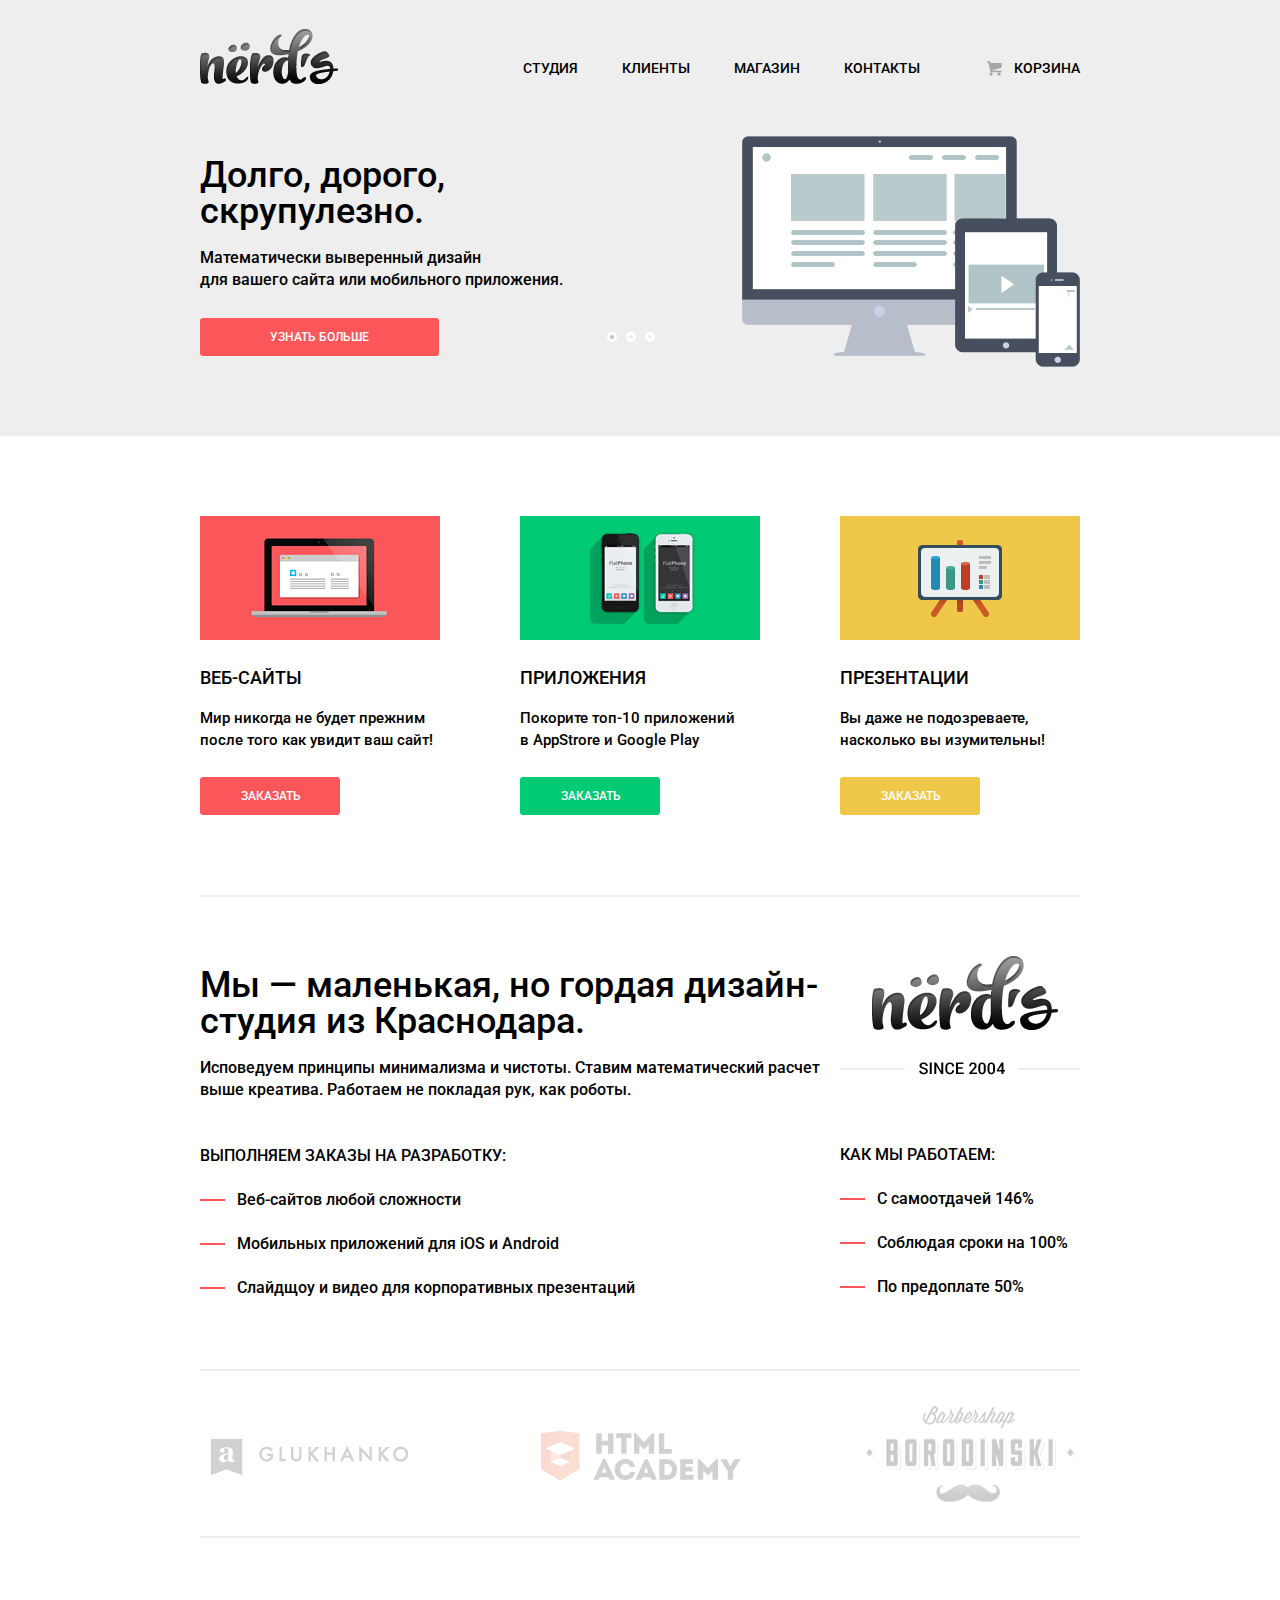
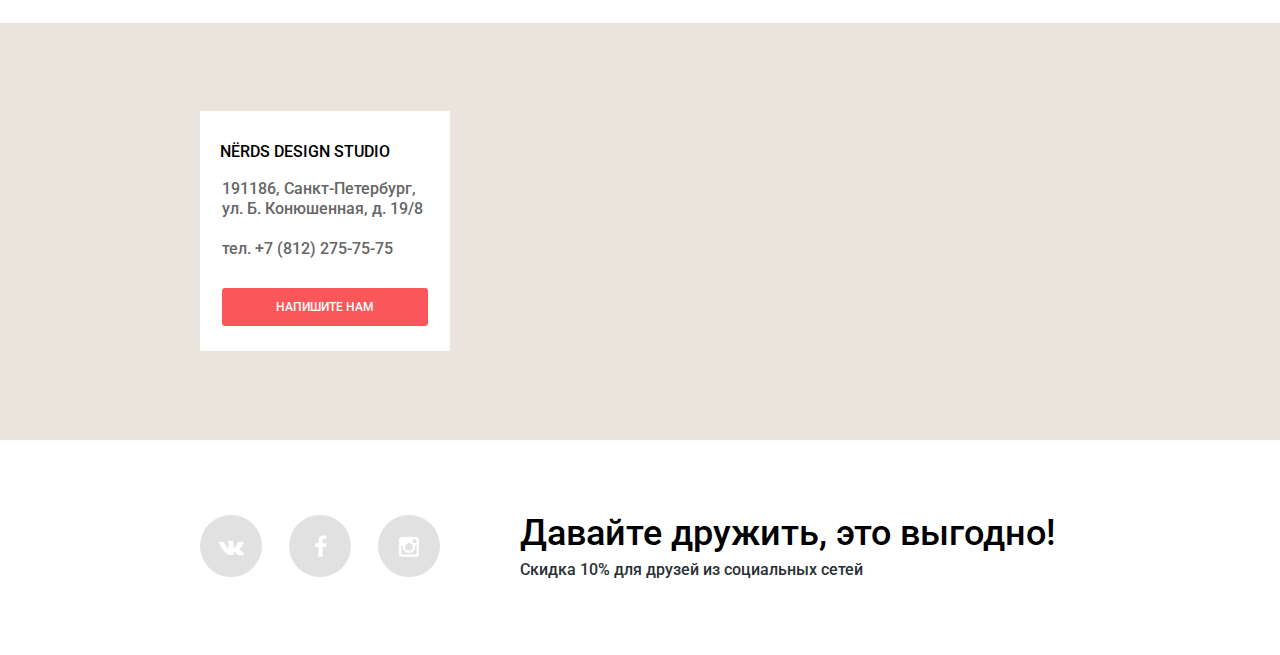
<file: index.html>
<!DOCTYPE html>
<html lang="ru">
<head>
  <meta charset="UTF-8">
  <title>NЁRDS</title>
  <link href="https://fonts.googleapis.com/css?family=Roboto:400,300,500,700&nbsp;subset=latin,cyrillic" rel="stylesheet" type="text/css">
  <link rel="stylesheet" type="text/css" href="css/normalize.css">
  <link rel="stylesheet" type="text/css" href="css/style.css">
</head>
<body>
  <header class="main-header">
    <div class="container  clearfix">

      <div class="main-header__top-wrapper  clearfix">
        <a class="main-logo" href="index.html">
          <img class="main-logo__img" src="img/main-logo.png" width="139" height="56" alt="Main-Logo">
        </a>
        <div class="main-cart">
          <div class="main-cart__wrap">
            <a class="main-cart__link  icon-basket" href="#">Корзина</a>
          </div>
        </div>
        <nav class="main-nav">
          <ul class="main-nav__list">
            <li class="main-nav__item"><a class="main-nav__link" href="#">Студия</a></li>
            <li class="main-nav__item"><a class="main-nav__link" href="#">Клиенты</a></li>
            <li class="main-nav__item"><a class="main-nav__link" href="catalog.html">Магазин</a></li>
            <li class="main-nav__item"><a class="main-nav__link" href="#">Контакты</a></li>
          </ul>
        </nav>
      </div>

      <div class="slider">
        <input type="radio" name="toggle" id="toggle-1" checked>
        <input type="radio" name="toggle" id="toggle-2">
        <input type="radio" name="toggle" id="toggle-3">
        <div class="slider__controls">
          <label class="slider__toggle" for="toggle-1"></label>
          <label class="slider__toggle" for="toggle-2"></label>
          <label class="slider__toggle" for="toggle-3"></label>
        </div>

        <div class="slider__slides">
          <div class="slider__slide slider__slide--1">
            <div class="slider__content  slider__content--1">
              <h2 class="slider__title">
                Долго, дорого,
                скрупулезно.
              </h2>
              <p class="slider__text">
                Математически выверенный дизайн
                для&nbsp;вашего&nbsp;сайта&nbsp;или&nbsp;мобильного&nbsp;приложения.
              </p>
              <a class="slider__btn btn" href="#">Узнать больше</a>
            </div>
          </div>

          <div class="slider__slide slider__slide--2">
            <div class="slider__content slider__content--2">
              <h2 class="slider__title">
                Любите ли вы математику,
                как любим ее мы?
              </h2>
              <p class="slider__text">
                Нашим дизайнерам мы удаляем нейроны, ответственные
                за креатив, чтобы дать им возможность все просчитать
              </p>
              <a class="slider__btn btn" href="catalog.html">Узнать больше</a>
            </div>
          </div>

          <div class="slider__slide slider__slide--3">
            <div class="slider__content slider__content--3">
              <h2 class="slider__title">
                Только наркотики,
                только хардкор!
              </h2>
              <p class="slider__text">
                Все дизайнерские решения в нашей компании принимаются только
                под воздействием качественных галлюциногенов
              </p>
              <a class="slider__btn btn" href="catalog.html">Узнать больше</a>
            </div>
          </div>
        </div>
      </div>

    </div>
  </header>

  <div class="main">
    <div class="main__container container">
      <div class="features-row">
        <div class="features__item features__item--bg-web">
          <div class="features__title">
            Веб-сайты
          </div>
          <p class="features__text">Мир никогда не будет прежним после того как увидит ваш сайт!</p>
          <a class="btn  features__btn  features__btn--web" href="#">Заказать</a>
        </div>
        <div class="features__item features__item--bg-app">
          <div class="features__title">
            Приложения
          </div>
          <p class="features__text  features__text--app">Покорите топ-10 приложений в AppStrore и Google Play</p>
          <a class="btn  features__btn  features__btn--app" href="#">Заказать</a>
        </div>
        <div class="features__item features__item--bg-presentation">
          <div class="features__title">
            Презентации
          </div>
          <p class="features__text">Вы даже не подозреваете, насколько вы изумительны!</p>
          <a class="btn  features__btn  features__btn--presentation" href="#">Заказать</a>
        </div>
      </div>
      <hr class="horizontal-line">
      <div class="about-us clearfix">
        <div class="about-us__column-left">
          <h2 class="about-us__title">Мы &#8212; маленькая, но гордая дизайн-студия из Краснодара.</h2>
          <p class="about-us__text">
            Исповедуем принципы минимализма и чистоты. Ставим математический
            расчет выше креатива. Работаем не покладая рук, как роботы.
          </p>
          <div class="about-us__title-small">
            Выполняем заказы на разработку:
          </div>
          <ul class="about-us__list">
            <li class="about-us__item">Веб-сайтов любой сложности</li>
            <li class="about-us__item">Мобильных приложений для iOS и Android</li>
            <li class="about-us__item">Слайдщоу и видео для корпоративных презентаций</li>
          </ul>
        </div>
        <div class="about-us__column-right">
          <a class="about-us__img-link" href="#"><img class="about-us__link" src="img/img_logo-since.png" height="119" width="240" alt="Nerds"></a>
          <div class="about-us__title-small">
            Как мы работаем:
          </div>
          <ul class="about-us__list">
            <li class="about-us__item">С самоотдачей 146%</li>
            <li class="about-us__item">Соблюдая сроки на 100%</li>
            <li class="about-us__item">По предоплате 50%</li>
          </ul>
        </div>
      </div>
      <hr class="horizontal-line">
      <div class="partners">
        <a class="partners__link" href="#"><img class="partners__img" src="img/img_partners-logo-glukhanko.png" width="198" height="37" alt="Glukhanko"></a>
        <a class="partners__link" href="#"><img class="partners__img" src="img/img_partners-logo-htmlacademy.png" width="199" height="50" alt="HtmlAcademy"></a>
        <a class="partners__link" href="#"><img class="partners__img" src="img/img_partners-logo-borodinski.png" width="209" height="116" alt="Borodinski"></a>
      </div>
      <hr class="horizontal-line">
    </div>
    <div class="map" href="#">
      <iframe class="map__frame" src="https://www.google.com/maps/embed?pb=!1m18!1m12!1m3!1d1998.59910436516!2d30.32089461619964!3d59.93879418187623!2m3!1f0!2f0!3f0!3m2!1i1024!2i768!4f13.1!3m3!1m2!1s0x4696310fca5ba729%3A0xea9c53d4493c879f!2z0JHQvtC70YzRiNCw0Y8g0JrQvtC90Y7RiNC10L3QvdCw0Y8g0YPQuy4sIDE5LCDQodCw0L3QutGCLdCf0LXRgtC10YDQsdGD0YDQsywgMTkxMTg2!5e0!3m2!1sru!2sru!4v1450033993390" frameborder="0" style="border:0" allowfullscreen></iframe>
      <div class="container">
        <div class="map__contact">
          <div class="map__title">
            NЁRDS DESIGN STUDIO
          </div>
          <p class="map__text">
            191186, Санкт-Петербург,
            ул. Б. Конюшенная, д. 19/8
          </p>
          <p class="map__text">тел. +7 (812) 275-75-75</p>
          <a class="btn  map__btn" href="#">Напишите нам</a>
        </div>
      </div>
    </div>
  </div>


  <footer class="main-footer">
    <div class="container clearfix">
      <div class="social">
        <a class="social__btn  social__btn--vk" href="#"><i class="icon-vk"></i></a>
        <a class="social__btn  social__btn--fb" href="#"><i class="icon-facebook"></i></a>
        <a class="social__btn  social__btn--inst" href="#"><i class="icon-instagramm"></i></a>
      </div>
      <div class="main-footer__content">
        <div class="main-footer__title">Давайте дружить, это выгодно!</div>
        <p class="main-footer__text">Скидка 10% для друзей из социальных сетей</p>
      </div>
    </div>
  </footer>

  <ariticle class="write-us">
    <div class="write-us__close"></div>
    <form class="write-us__form" action="/echo" method="post">
      <div class="write-us__items">
        <div class="write-us__item  write-us__item--name">
          <label for="name">Ваше имя:</label>
          <input type="text" name="name" id="name"  placeholder="Представьтесь, пожалуйста">
        </div>
        <div class="write-us__item  write-us__item--email">
          <label for="email">Ваш e-mail:</label>
          <input type="text" name="email" id="email"  placeholder="Для отправки ответа">
        </div>
        <div class="write-us__item  write-us__item--textarea">
          <label for="textarea">Текст письма:</label>
          <textarea id="textarea"  placeholder="В свободной форме"></textarea>
        </div>
      </div>
      <div class="write-us__buttons">
        <input class="btn  write-us__btn  write-us__btn--send" type="submit" name="send" id="send" value="Отправить">
        <input class="btn  write-us__btn  write-us__btn--reset" type="reset" name="reset" id="reset" value="Отмена">
      </div>
    </form>
  </ariticle>
</body>
</html>
</file>
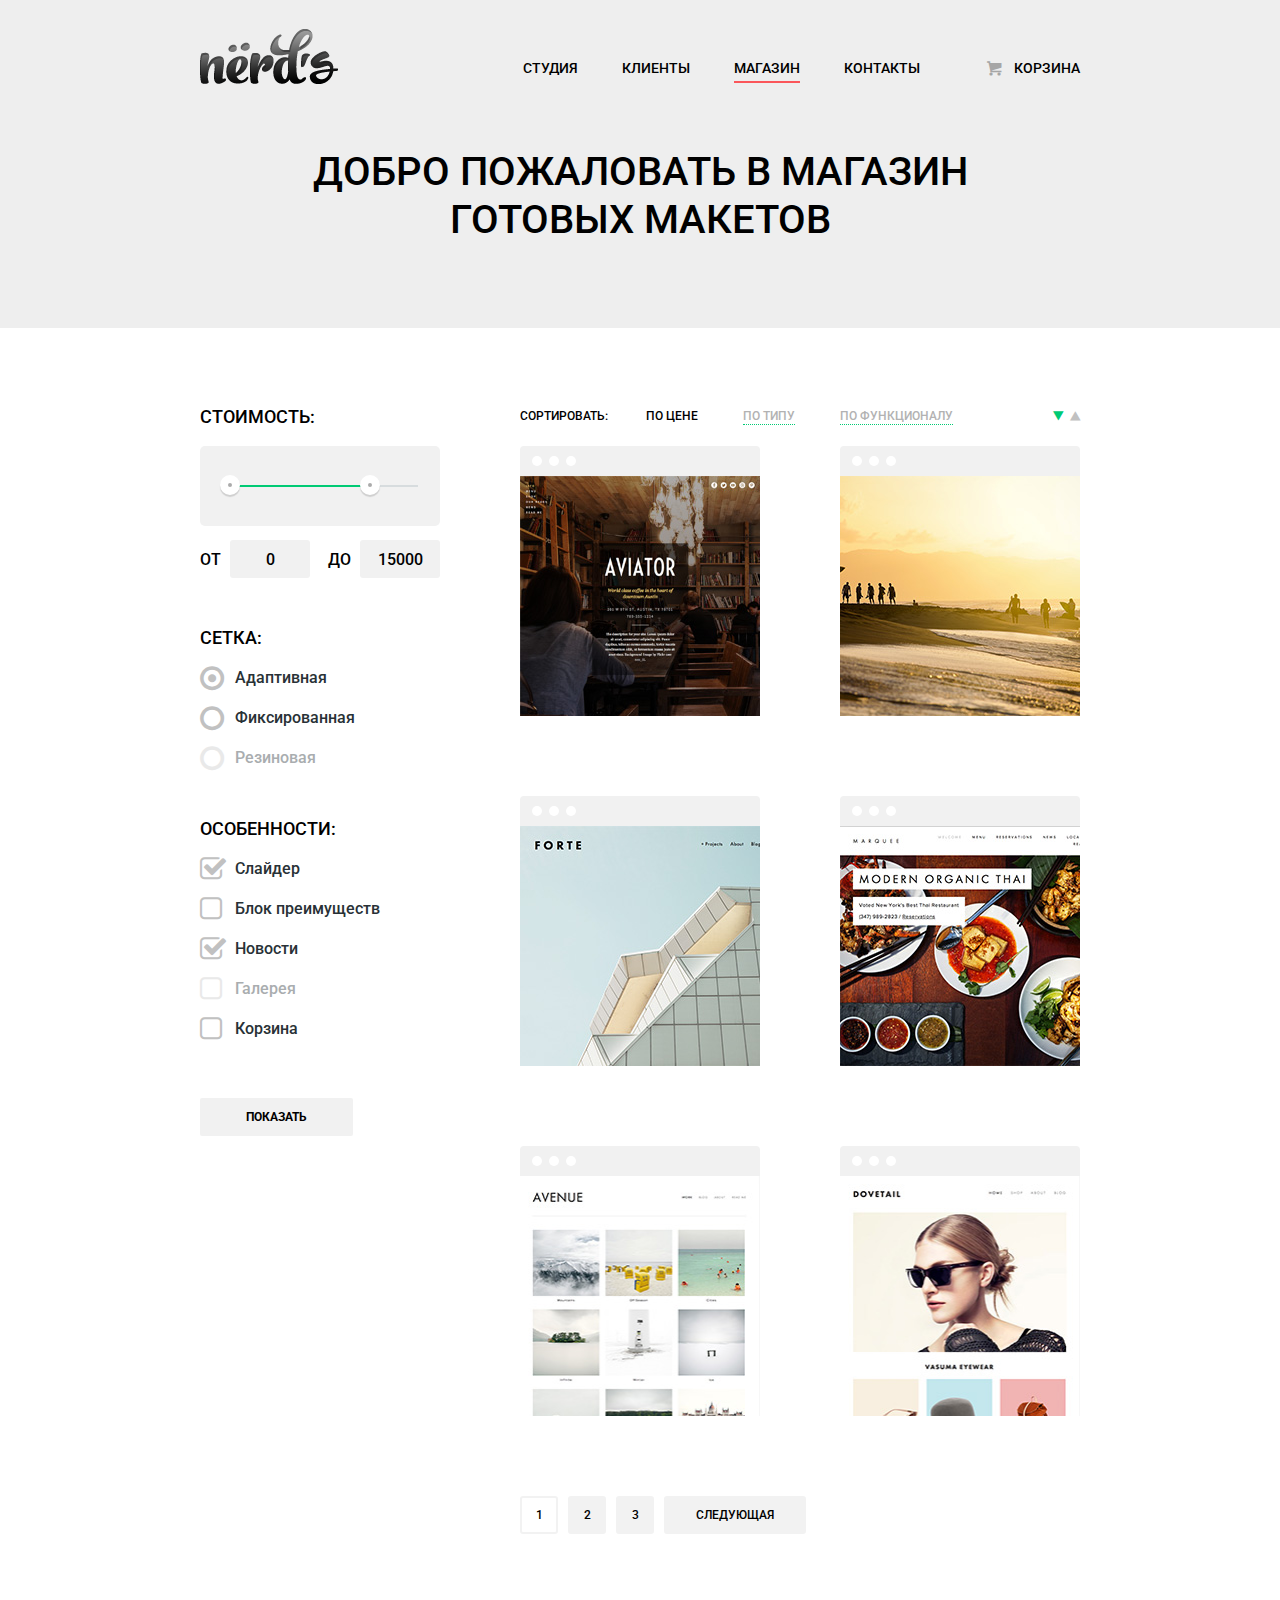
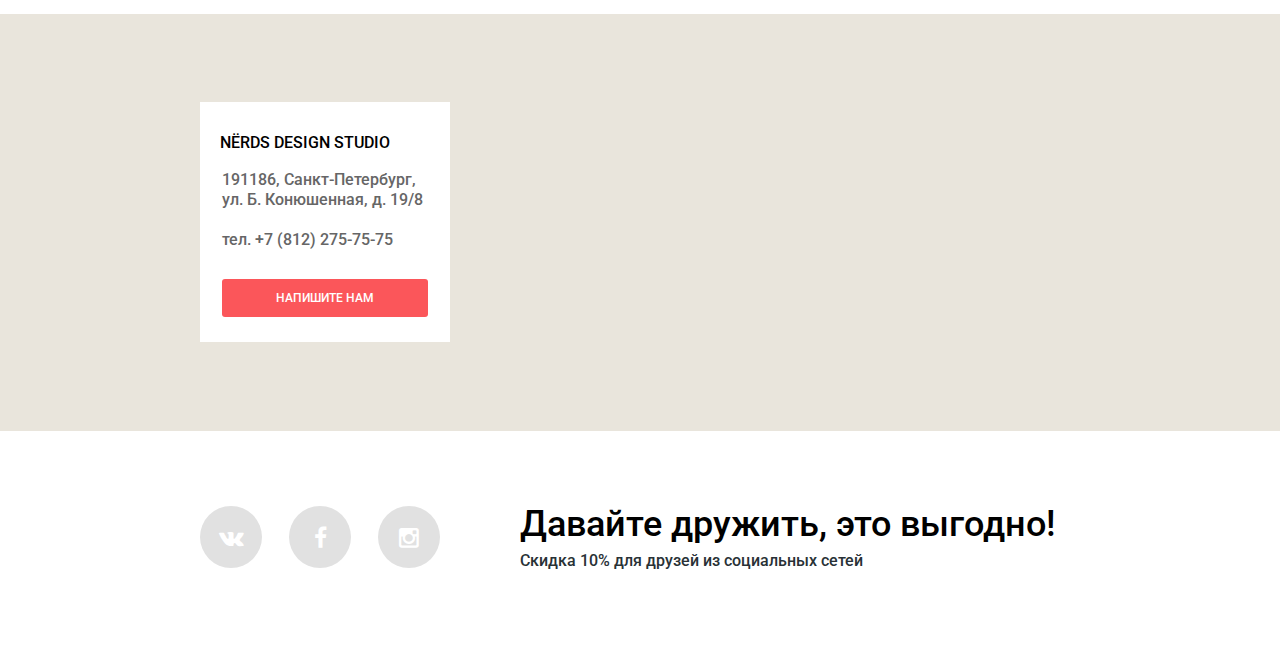
<file: catalog.html>
<!DOCTYPE html>
<html lang="ru">
<head>
  <meta charset="UTF-8">
  <title>NЁRDS</title>
  <link href="https://fonts.googleapis.com/css?family=Roboto:400,300,500,700&nbsp;subset=latin,cyrillic" rel="stylesheet" type="text/css">
  <link rel="stylesheet" type="text/css" href="css/normalize.css">
  <link rel="stylesheet" type="text/css" href="css/style.css">
</head>
<body>
  <header class="main-header">
    <div class="container  clearfix">

      <div class="main-header__top-wrapper  clearfix">
        <a class="main-logo" href="index.html">
          <img class="main-logo__img" src="img/main-logo.png" width="139" height="56" alt="Main-Logo">
        </a>
        <div class="main-cart">
          <div class="main-cart__wrap">
            <a class="main-cart__link  icon-basket" href="#">Корзина</a>
          </div>
        </div>
        <nav class="main-nav">
          <ul class="main-nav__list">
            <li class="main-nav__item"><a class="main-nav__link" href="#">Студия</a></li>
            <li class="main-nav__item"><a class="main-nav__link" href="#">Клиенты</a></li>
            <li class="main-nav__item  main-nav__item--active"><a class="main-nav__link" href="catalog.html">Магазин</a></li>
            <li class="main-nav__item"><a class="main-nav__link" href="#">Контакты</a></li>
          </ul>
        </nav>
      </div>
      <div class="main-header__title">Добро пожаловать в магазин готовых макетов</div>
    </div>
  </header>

  <div class="main">
    <div class="container">
      <div class="catalog clearfix">
        <div class="catalog__form">
          <form class="form" action="/echo" method="post">
            <div class="form__title">Стоимость:</div>
            <div class="range-filter">
              <div class="range-filter__controls">
                <div class="range-filter__scale"><div class="range-filter__bar"></div></div>
                <div class="range-filter__toggle  range-filter__toggle--min"></div>
                <div class="range-filter__toggle  range-filter__toggle--max"></div>
              </div>
              <div class="range-filter__price-controls  clearfix">
                <label for="price-control--min">от
                  <input class="range-filter__price-control  range-filter__price-control--min" id="price-control--min" type="text" placeholder="0"></label>
                  <label for="price-control--max">до
                    <input class="range-filter__price-control  range-filter__price-control--max" id="price-control--max" type="text" placeholder="15000"></label>
                  </div>
                </div>
                <div class="form__title">Сетка:</div>

                <ul class="form__list">
                  <li class="form__item">
                    <input class="form__item-input  form__item-input--circle" id="Adaptive" type="radio" name="radio" checked>
                    <label class="form__item-label" for="Adaptive">Адаптивная</label>
                  </li>

                  <li class="form__item">
                    <input class="form__item-input  form__item-input--circle" id="fixed" type="radio" name="radio">
                    <label class="form__item-label" for="fixed">Фиксированная</label>
                  </li>

                  <li class="form__item">
                    <input class="form__item-input  form__item-input--circle" id="rubber" type="radio" name="radio" disabled>
                    <label class="form__item-label" for="rubber">Резиновая</label>
                  </li>
                </ul>

                <div class="form__title">Особенности:</div>

                <ul class="form__list">
                  <li class="form__item">
                    <input class="form__item-input  form__item-input--square" id="slider" type="checkbox" name="features" checked>
                    <label class="form__item-label" for="slider">Слайдер</label>
                  </li>

                  <li class="form__item">
                    <input class="form__item-input  form__item-input--square" id="advantages" type="checkbox" name="features">
                    <label class="form__item-label" for="advantages">Блок преимуществ</label>
                  </li>

                  <li class="form__item">
                    <input class="form__item-input  form__item-input--square" id="news" type="checkbox" name="features" checked>
                    <label class="form__item-label" for="news">Новости</label>
                  </li>

                  <li class="form__item">
                    <input class="form__item-input  form__item-input--square" id="gallery" type="checkbox" name="features" disabled>
                    <label class="form__item-label" for="gallery">Галерея</label>
                  </li>

                  <li class="form__item">
                    <input class="form__item-input  form__item-input--square" id="cart" type="checkbox" name="features">
                    <label class="form__item-label" for="cart">Корзина</label>
                  </li>
                </ul>
                <input class="form__btn" type="submit" value="Показать">
              </form>
            </div>
            <div class="catalog__content">
              <div class="sorting clearfix">
                <div class="sorting__title">Сортировать:</div>
                <div class="sorting__items">
                  <a class="sorting__item  sorting__item--active" href="#">По цене</a>
                  <a class="sorting__item" href="#">По типу</a>
                  <a class="sorting__item" href="#">По функционалу</a>
                </div>
                <div class="sorting__swiches">
                  <a href="#" class="sorting__swich  sorting__swich--down sorting__swich--active"></a>
                  <a href="#" class="sorting__swich  sorting__swich--up"></a>
                </div>
              </div>
              <div class="catalog__items">
                <div class="item">
                  <div class="item__actions">
                    <div class="item__title">Aviator</div>
                    <div class="item__text">
                      Одностраничный макет
                      с авторским дизайном
                    </div>
                    <div class="btn item__btn">8000 Р.</div>
                  </div>
                  <div class="item__decoration"><i class="item__decoration-item"></i></div>
                  <a class="item__link" href="#"><img class="item__img" src="img/img_catalog-item-1.jpg" alt="" width="240" height="240" alt="catalog__image"></a>
                </div>

                <div class="item">
                  <div class="item__actions">
                    <div class="item__title">Sunset</div>
                    <div class="item__text">
                      Интернет-магазин
                      с&nbsp;личным&nbsp;кабинетом
                    </div>
                    <div class="btn item__btn">10000 Р.</div>
                  </div>
                  <div class="item__decoration"><i class="item__decoration-item"></i></div>
                  <a class="item__link" href="#"><img class="item__img" src="img/img_catalog-item-2.jpg" alt="" width="240" height="240" alt="catalog__image"></a>
                </div>

                <div class="item">
                  <div class="item__actions">
                    <div class="item__title">Sunset</div>
                    <div class="item__text">
                      Интернет-магазин
                      с&nbsp;личным&nbsp;кабинетом
                    </div>
                    <div class="btn item__btn">10000 Р.</div>
                  </div>
                  <div class="item__decoration"><i class="item__decoration-item"></i></div>
                  <a class="item__link" href="#"><img class="item__img" src="img/img_catalog-item-3.jpg" alt="" width="240" height="240" alt="catalog__image"></a>
                </div>

                <div class="item">
                  <div class="item__actions">
                    <div class="item__title">Sunset</div>
                    <div class="item__text">
                      Интернет-магазин
                      с&nbsp;личным&nbsp;кабинетом
                    </div>
                    <div class="btn item__btn">10000 Р.</div>
                  </div>
                  <div class="item__decoration"><i class="item__decoration-item"></i></div>
                  <a class="item__link" href="#"><img class="item__img" src="img/img_catalog-item-4.jpg" alt="" width="240" height="240" alt="catalog__image"></a>
                </div>

                <div class="item">
                  <div class="item__actions">
                    <div class="item__title">Sunset</div>
                    <div class="item__text">
                      Интернет-магазин
                      с&nbsp;личным&nbsp;кабинетом
                    </div>
                    <div class="btn item__btn">10000 Р.</div>
                  </div>
                  <div class="item__decoration"><i class="item__decoration-item"></i></div>
                  <a class="item__link" href="#"><img class="item__img" src="img/img_catalog-item-5.jpg" alt="" width="240" height="240" alt="catalog__image"></a>
                </div>

                <div class="item">
                  <div class="item__actions">
                    <div class="item__title">Sunset</div>
                    <div class="item__text">
                      Интернет-магазин
                      с&nbsp;личным&nbsp;кабинетом
                    </div>
                    <div class="btn item__btn">10000 Р.</div>
                  </div>
                  <div class="item__decoration"><i class="item__decoration-item"></i></div>
                  <a class="item__link" href="#"><img class="item__img" src="img/img_catalog-item-6.jpg" alt="" width="240" height="240" alt="catalog__image"></a>
                </div>
              </div>
              <ul class="pagination">
              <li class="pagination__item  pagination__item--active"><a class="pagination__link" href="#">1</a></li>
                <li class="pagination__item"><a class="pagination__link" href="#">2</a></li>
                <li class="pagination__item"><a class="pagination__link" href="#">3</a></li>
                <li class="pagination__item"><a class="pagination__link" href="#"><span class="pagination__text">Следующая</span></a></li>
              </ul>
            </div>
          </div>
        </div>
        <div class="map" href="#">
          <iframe class="map__frame" src="https://www.google.com/maps/embed?pb=!1m18!1m12!1m3!1d1998.59910436516!2d30.32089461619964!3d59.93879418187623!2m3!1f0!2f0!3f0!3m2!1i1024!2i768!4f13.1!3m3!1m2!1s0x4696310fca5ba729%3A0xea9c53d4493c879f!2z0JHQvtC70YzRiNCw0Y8g0JrQvtC90Y7RiNC10L3QvdCw0Y8g0YPQuy4sIDE5LCDQodCw0L3QutGCLdCf0LXRgtC10YDQsdGD0YDQsywgMTkxMTg2!5e0!3m2!1sru!2sru!4v1450033993390" frameborder="0" style="border:0" allowfullscreen></iframe>
          <div class="container">
            <div class="map__contact">
              <div class="map__title">
                NЁRDS DESIGN STUDIO
              </div>
              <p class="map__text">
                191186, Санкт-Петербург,
                ул. Б. Конюшенная, д. 19/8
              </p>
              <p class="map__text">тел. +7 (812) 275-75-75</p>
              <a class="btn  map__btn" href="#">Напишите нам</a>
            </div>
          </div>
        </div>
      </div>


      <footer class="main-footer">
        <div class="container clearfix">
          <div class="social">
            <a class="social__btn  social__btn--vk" href="#"><i class="icon-vk"></i></a>
            <a class="social__btn  social__btn--fb" href="#"><i class="icon-facebook"></i></a>
            <a class="social__btn  social__btn--inst" href="#"><i class="icon-instagramm"></i></a>
          </div>
          <div class="main-footer__content">
            <div class="main-footer__title">Давайте дружить, это выгодно!</div>
            <p class="main-footer__text">Скидка 10% для друзей из социальных сетей</p>
          </div>
        </div>
      </footer>

      <ariticle class="write-us">
        <div class="write-us__close"></div>
        <form class="write-us__form" action="/echo" method="post">
          <div class="write-us__items">
            <div class="write-us__item  write-us__item--name">
              <label for="name">Ваше имя:</label>
              <input type="text" name="name" id="name"  placeholder="Представьтесь, пожалуйста">
            </div>
            <div class="write-us__item  write-us__item--email">
              <label for="email">Ваш e-mail:</label>
              <input type="text" name="email" id="email"  placeholder="Для отправки ответа">
            </div>
            <div class="write-us__item  write-us__item--textarea">
              <label for="textarea">Текст письма:</label>
              <textarea id="textarea"  placeholder="В свободной форме"></textarea>
            </div>
          </div>
          <div class="write-us__buttons">
            <input class="btn  write-us__btn  write-us__btn--send" type="submit" name="send" id="send" value="Отправить">
            <input class="btn  write-us__btn  write-us__btn--reset" type="reset" name="reset" id="reset" value="Отмена">
          </div>
        </form>
      </ariticle>

    </body>
    </html>
</file>
<file: css/style.css>
@charset "UTF-8";

@font-face {
  font-family: "symbols-nerds";
  src: url("../font/symbols-nerds.eot?27841936");
  src: url("../font/symbols-nerds.eot?27841936#iefix") format("embedded-opentype"),
  url("../font/symbols-nerds.woff?27841936") format("woff"),
  url("../font/symbols-nerds.ttf?27841936") format("truetype"),
  url("../font/symbols-nerds.svg?27841936#symbols-nerds") format("svg");
  font-weight: normal;
  font-style: normal;
}
/* Chrome hack: SVG is rendered more smooth in Windozze. 100% magic, uncomment if you need it. */
/* Note, that will break hinting! In other OS-es font will be not as sharp as it could be */
/*
@media screen and (-webkit-min-device-pixel-ratio:0) {
  @font-face {
    font-family: "symbols-nerds";
    src: url("../font/symbols-nerds.svg?27841936#symbols-nerds") format("svg");
  }
}
*/

[class^="icon-"]::before, [class*=" icon-"]::before {
  font-family: "symbols-nerds";
  font-style: normal;
  font-weight: normal;
  speak: none;

  display: inline-block;
  text-decoration: inherit;
  /*width: 1em;*/
  /*margin-right: .2em;*/
  text-align: center;
  /* opacity: .8; */

  /* For safety - reset parent styles, that can break glyph codes*/
  font-variant: normal;
  text-transform: none;

  /* fix buttons height, for twitter bootstrap */
  line-height: 1em;

  /* Animation center compensation - margins should be symmetric */
  /* remove if not needed */
  /*margin-left: .2em;*/

  /* you can be more comfortable with increased icons size */
  /* font-size: 120%; */

  /* Uncomment for 3D effect */
  /* text-shadow: 1px 1px 1px rgba(127, 127, 127, 0.3); */
}

.icon-basket::before { content: "\62"; } /* "b" */
.icon-facebook::before { content: "\66"; } /* "f" */
.icon-twitter::before { content: "\74"; } /* "t" */
.icon-vk::before { content: "\76"; } /* "v" */
.icon-up-dir::before { content: "\25b2"; } /* "▲" */
.icon-down-dir::before { content: "\25bc"; } /* "▼" */
.icon-circle::before { content: "\25cb"; } /* "○" */
.icon-circle-dot::before { content: "\25cf"; } /* "●" */
.icon-check-off::before { content: "\2610"; } /* "☐" */
.icon-check-on::before { content: "\2611"; } /* "☑" */
.icon-instagramm::before { content: "📷"; } /* "\1f4f7" */



html {
  -webkit-box-sizing: border-box;
  -moz-box-sizing: border-box;
  box-sizing: border-box;
}
*,
*::before,
*::after {
  -webkit-box-sizing: inherit;
  -moz-box-sizing: inherit;
  box-sizing: inherit;
}
body {
  min-width: 900px;
  margin: 0;
  padding: 0;
  font-family: "Roboto", "Arial", "sans-serif";
  font-size: 16px;
  font-style: normal;
  font-weight: 500;
  line-height: 22px;
  color: #000;
  background-color: #fff;
}
h1 {
  margin: 0;
  font-family: "Roboto", "Arial", "sans-serif";
  font-size: 30px;
  font-style: normal;
  line-height: 1.4;
  color: #000;
}
h2 {
  margin: 0;
  font-family: "Roboto", "Arial", "sans-serif";
  font-size: 22px;
  font-style: normal;
  line-height: 1.4;
  color: #000;
}
p {
  margin: 0;
  padding: 0;
}
.clearfix:after {
  content: "";
  display: table;
  clear: both;
}
.container {
  position: relative;
  z-index: 5;
  width: 900px;
  min-height: 20px;
  margin: 0 auto;
  padding-right: 10px;
  padding-left: 10px;
  /*outline: 1px solid green;*/
}
.main-header {
  min-height: 328px;
  margin-bottom: 80px;
  padding-top: 28px;
  background-color: #eee;
}
.main-header__top-wrapper {
  position: relative;
  margin-bottom: 36px;
}
.main-logo {
  float: left;
}
.main-logo__img {
  width: 139px;
  height: 56px;
}
.main-nav {
  float: right;
  margin-top: 25px;
}
.main-nav__list {
  list-style: none;
  font-size: 0;
}
.main-nav__item {
  display: inline-block;
  vertical-align: top;
  height: 30px;
  margin-right: 44px;
  font-size: 14px;
  line-height: 30px;
  text-transform: uppercase;
  font-weight: 500;
}
.main-nav__link {
  color: #000;
  text-decoration: none;
}
.main-nav__link:hover {
  color: #fb565a;
}
.main-nav__link:active {
  color: #8f8f8f;
}
.main-nav__item:last-child {
  margin-right: 0;
}
.main-cart {
  position: relative;
  float: right;
  width: 160px;
  margin-top: 25px;
  text-align: right;
  font-size: 14px;
  line-height: 30px;
  font-weight: 500;
  text-transform: uppercase;
}
.main-cart__wrap {
  display: inline-block;
  width: 96px;
}
.main-cart__wrap--active {
  border-bottom: 2px solid #fb565a;
}
.main-cart__link {
  color: #000;
  text-decoration: none;
}
.icon-basket::before {
  position: absolute;
  top: 50%;
  right: 79px;
  transform: translateY(-50%);
  font-size: 16px;
  color: #a6a6a6;
}
.main-cart__link:hover,
.main-cart__link:hover.icon-basket::before {
  color: #fb565a;
}
.main-cart__link:active {
  color: #8f8f8f;
}
.main-cart__link:active.icon-basket::before {
  color: #cbcbcb;
}
.main-nav__item--active {
  border-bottom: 2px solid #fb565a;
}

.slider {
  position: relative;
  min-height: 310px;
}
.slider input[type="radio"] {
  display: none;
}
.slider__slide:not(:first-child) {
  display: none;
}
.slider__controls {
  position: absolute;
  bottom: 83px;
  left: 49%;
  font-size: 0;
  transform: translateX(-50%);
}

.slider__toggle {
  display: inline-block;
  width: 10px;
  height: 10px;
  margin-right: 9px;
  border: 3px solid #fff;
  border-radius: 50%;
  cursor: pointer;
}
#toggle-1:checked ~ .slider__controls label[for="toggle-1"],
#toggle-2:checked ~ .slider__controls label[for="toggle-2"],
#toggle-3:checked ~ .slider__controls label[for="toggle-3"] {
  background-color: #c1c1c1;
}
.slider__toggle:last-child {
  margin-right: 0;
}
.slider__slides {
  width: 880px;
  height: 310px;
}
.slider__slide {
  display: none;
  padding-top: 31px;
  height: 310px;
  background-position: right bottom;
  background-repeat: no-repeat;
}
.slider__content {
  width: 360px;
  font-size: 16px;
  line-height: 22px;
  font-weight: 500;
}
.slider__content--2 {
  width: 500px;
}
.slider__content--3 {
  width: 510px;
}
.slider__title {
  margin-bottom: 18px;
  font-size: 36px;
  line-height: 36px;
  font-weight: 500;
}
.slider__text {
  margin-bottom: 27px;
}
.btn {
  display: inline-block;
  height: 38px;
  padding-top: 10px;
  padding-left: 41px;
  padding-right: 39px;
  border-radius: 3px;
  font-size: 12px;
  line-height: 18px;
  text-transform: uppercase;
  color: #fff;
  text-decoration: none;
  background-color: #fb565a;
  cursor: pointer;
}
.btn:hover {
  background-color: #d6494d;
}
.btn:active {
  background-color: #b63538;
  border-top: 3px solid #9b2d30;
  padding-top: 7px;
}
.slider__btn {
  padding-left: 70px;
  padding-right: 70px;
}
.slider__btn:hover {
  background-color: #d6494d;
}
.slider__btn:active {
  background-color: #b63538;
  border-top: 3px solid #9b2d30;
  padding-top: 7px;
}
#toggle-1:checked ~ .slider__slides .slider__slide--1 {
  display: block;
}
#toggle-2:checked ~ .slider__slides .slider__slide--2 {
  display: block;
}
#toggle-3:checked ~ .slider__slides .slider__slide--3 {
  display: block;
}
.slider__slide--1 {
  background-image: url(../img/bg_slide-1.png);
  background-position: right bottom 69px;
}
.slider__slide--2 {
  background-image: url(../img/bg_slide-2.png);
  background-position: right bottom 47px;
}
.slider__slide--3 {
  background-image: url(../img/bg_slide-3.png);
}

.main__container {
  margin-bottom: 85px;
}
.features-row {
  font-size: 0;
}
.features__item {
  display: inline-block;
  width: 240px;
  min-height: 300px;
  margin-right: 80px;
  margin-bottom: 79px;
  padding-top: 147px;
  font-size: 15px;
  background-repeat: no-repeat;
  background-position: 0 0;
  vertical-align: top;
}
.features__item--bg-web {
  background-image: url(../img/bg_advertising-image-1.png);
}
.features__item--bg-app {
  background-image: url(../img/bg_advertising-image-2.png);
}
.features__item--bg-presentation {
  background-image: url(../img/bg_advertising-image-3.png);
}
.features__item:nth-child(3n) {
  margin-right: 0;
}
.features__title {
  margin-bottom: 14px;
  font-size: 18px;
  line-height: 30px;
  text-transform: uppercase;
  font-weight: 500;
}
.features__text {
  margin-bottom: 26px;
  font-size: 15px;
  line-height: 22px;
  font-weight: 500;
}
.features__text--app {
  width: 220px;
}
.features__btn--web:hover {
  background-color: #d6494d;
}
.features__btn--web:active {
  background-color: #b63538;
  border-top: 3px solid #9b2d30;
  padding-top: 7px;
}
.features__btn--app {
  background-color: #00ca74;
}
.features__btn--app:hover {
  background-color: #01a25e;
}
.features__btn--app:active {
  background-color: #009053;
  border-top: 3px solid #007b47;
  padding-top: 7px;
}
.features__btn--presentation {
  background-color: #efc84a;
}
.features__btn--presentation:hover {
  background-color: #d6ae2c;
}
.features__btn--presentation:active {
  background-color: #c09b24;
  border-top: 3px solid #a3841f;
  padding-top: 7px;
}

.horizontal-line {
  display: block;
  height: 2px;
  margin: 0;
  margin-bottom: 35px;
  color: #eee;
  border: none;
  background-color: #eee;
}
.about-us {
  margin-top: 70px;
  margin-bottom: 48px;
}
.about-us__column-left {
  float: left;
  width: 620px;
  margin-right: 20px;
}
.about-us__title {
  margin-bottom: 18px;
  font-size: 36px;
  line-height: 36px;
  font-weight: 500;
}
.about-us__text {
  margin-bottom: 44px;
  font-size: 16px;
  line-height: 22px;
  font-weight: 500;
}
.about-us__title-small {
  margin-bottom: 22px;
  font-size: 16px;
  line-height: 22px;
  font-weight: 500;
  text-transform: uppercase;
}
.about-us__list {
  list-style: none;
  padding: 0;
  margin: 0;
}
.about-us__item {
  position: relative;
  margin-bottom: 22px;
  padding-left: 37px;
}
.about-us__item::before {
  content: "";
  position: absolute;
  top: 50%;
  left: 0;
  display: block;
  width: 25px;
  height: 2px;
  background-color: #fb565a;
  -webkit-transform: translateY(-50%);
  -ms-transform: translateY(-50%);
  -o-transform: translateY(-50%);
  transform: translateY(-50%);
}

.about-us__column-right {
  position: relative;
  float: right;
  width: 240px;
}
.about-us__img-link {
  position: relative;
  top: -11px;
  display: block;
  margin-bottom: 52px;
}


.partners {
  font-size: 0;
  margin-bottom: 30px;
}
.partners__link {
  position: relative;
  display: inline-block;
  overflow: hidden;
  width: 220px;
  height: 100px;
  margin-right: 110px;
  vertical-align: top;
  opacity: 0.2;
  -webkit-transition: opacity 0.35s ease-in-out;
  -o-transition: opacity 0.35s ease-in-out;
  transition: opacity 0.35s ease-in-out;
}
.partners__link:hover {
  opacity: 1;
}
.partners__link:active {
  opacity: 1;
}
.partners__link:nth-child(3n) {
  margin-right: 0;
}
.partners__img {
  position: absolute;
  top: 0;
  right: 0;
  bottom: 0;
  left: 0;
  display: block;
  max-width: 100%;
  max-height: 100%;
  margin: auto;
}
.map {
  position: relative;
  display: block;
  height: 417px;
  background-color: #e9e5dc;
}
.map__frame {
  position: absolute;
  width: 100%;
  height: 100%;
}
.map__contact {
  position: absolute;
  top: 88px;
  left: 10px;
  width: 250px;
  height: 240px;
  padding-left: 20px;
  padding-top: 26px;
  background-color: #fff;
}
.map__title {
  margin-bottom: 12px;
  font-size: 16px;
  line-height: 30px;
  font-weight: 500;
}
.map__text {
  width: 205px;
  margin-bottom: 20px;
  padding-left: 2px;
  font-size: 16px;
  line-height: 20px;
  font-weight: 500;
  color: #666;
}
.map__btn {
  position: absolute;
  bottom: 25px;
  left: 22px;
  padding-left: 54px;
  padding-right: 54px;
}



.main-footer {
  height: 215px;
  padding-top: 75px;
}
.social {
  float: left;
  width: 240px;
  height: 62px;
  font-size: 0;
}
.social__btn {
  position: relative;
  display: inline-block;
  width: 62px;
  height: 62px;
  margin-right: 27px;
  border-radius: 50%;
  font-size: 23px;
  color: #fff;
  background-color: #e1e1e1;
}
.social__btn:hover {
  background-color: #fb565a;
}
.social__btn:active {
  background-color: #d6494d;
}
.social__btn:last-child {
  margin-right: 0;
}
.icon-vk::before,
.icon-facebook::before,
.icon-instagramm::before {
  position: absolute;
  top: 50%;
  left: 50%;
  -webkit-transform: translate(-50%,-50%);
  -ms-transform: translate(-50%,-50%);
  -o-transform: translate(-50%,-50%);
  transform: translate(-50%,-50%);
}


.main-footer__content {
  float: right;
  width: 580px;
}
.main-footer__title {
  margin-left: 20px;
  margin-bottom: 8px;
  font-size: 36px;
  line-height: 36px;
  font-weight: 500;
}
.main-footer__text {
  margin-left: 20px;
  font-size: 16px;
  line-height: 22px;
  font-weight: 500;
  color: #283136;
}



/*  Каталог */
.main-header__title {
  width: 700px;
  margin: 0 auto;
  padding-top: 22px;
  text-align: center;
  font-size: 40px;
  line-height: 48px;
  font-weight: 500;
  text-transform: uppercase;
}
.catalog__form {
  float: left;
  width: 240px;
}
.form {

}
.form__title {
  margin-bottom: 20px;
  font-size: 18px;
  line-height: 18px;
  font-weight: 500;
  text-transform: uppercase;
}
.range-filter {
  margin-bottom: 51px;
}
.range-filter__controls {
  position: relative;
  width: 240px;
  height: 80px;
  margin-bottom: 14px;
  padding: 0 22px;
  overflow: hidden;
  border-radius: 5px;
  background-color: #f1f1f1;
}
.range-filter__scale {
  height: 2px;
  margin-top: 39px;
  background-color: #d7dcde;
}
.range-filter__bar {
  height: 2px;
  width: 150px;
  background-color: #00ca74;
}
.range-filter__toggle {
  position: absolute;
  top: 29px;
  left: 20px;
  width: 20px;
  height: 20px;
  -webkit-box-shadow: 0 2px 1px 0 rgba(0, 1, 1, 0.14);
  -moz-box-shadow:    0 2px 1px 0 rgba(0, 1, 1, 0.14);
  box-shadow:         0 2px 1px 0 rgba(0, 1, 1, 0.14);
  border: 8px solid #fff;
  border-radius: 50%;
  background-color: #ababab;
}
.range-filter__toggle--min {
  left: 20px;
}
.range-filter__toggle--max {
  left: 160px;
}
.range-filter__price-controls {
  min-height: 38px;
}
.range-filter__price-control {
  height: 38px;
  width: 80px;
  margin-left: 5px;
  border: none;
  border-radius: 3px;
  font-size: 16px;
  line-height: 22px;
  background-color: #f1f1f1;
  text-align: center;
}
.range-filter__price-control::-webkit-input-placeholder {  color:#000;  }
.range-filter__price-control::-ms-input-placeholder     {  color:#000;  }
.range-filter__price-control:-ms-input-placeholder      {  color:#000;  }
.range-filter__price-control:-moz-placeholder           {  color:#000;  }
.range-filter__price-control::placeholder               {  color:#000;  }
label[for="price-control--min"],
label[for="price-control--max"] {
  text-transform: uppercase;
}
label[for="price-control--min"] {
  float: left;
}
label[for="price-control--max"] {
  float: right;
}
.form__list {
  list-style: none;
  padding: 0;
  margin: 0;
  margin-bottom: 51px;
}
.form__item {
  position: relative;
  margin-bottom: 18px;
  padding-left: 35px;
}
.form__item-input{
  display: none;
}
.form__item-label {
  cursor: pointer;
  color: #283136;
}
.form__item-input + .form__item-label::before {
  content: "";
  font-family: "symbols-nerds";
  position: absolute;
  top: 0;
  left: 0;
  display: block;
  width: 20px;
  height: 20px;
  font-size: 28px;
  color: #c1c1c1;
}
.form__item-input--circle + .form__item-label::before {
  content: "\25cb";
}
.form__item-input--circle:checked + .form__item-label::before {
  content: "\25cf";
}
.form__item-input--square + .form__item-label::before {
  content: "\2610";
}
.form__item-input--square:checked + .form__item-label::before {
  content: "\2611";
}
.form__item-label:hover {
  color: #000;
}
.form__item-label:hover::before {
  color: #b5b5b5;
}
.form__item-input:disabled + .form__item-label {
  color: #a9adaf;
  cursor: default;
}
.form__item-input:disabled + .form__item-label::before {
  color: #e9e9e9;
  cursor: default;
}

.form__btn {
  margin-top: 7px;
  width: 153px;
  height: 38px;
  border: none;
  font-size: 12px;
  line-height: 18px;
  font-weight: 700;
  border-radius: 2px;
  text-transform: uppercase;
  background-color: #f1f1f1;
  outline: none;
}
.form__btn:hover {
  background-color: #e5e5e5;
}
.form__btn:active {
  padding-bottom: 3px;
  background-color: #d5d5d5;
  border-top: 2px solid #b5b5b5;
}
.catalog__content {
  float: right;
  width: 560px;
  margin-bottom: 80px;
}
.sorting {
  margin-bottom: 18px;
  font-size: 12px;
  line-height: 16px;
  text-transform: uppercase;
}
.sorting__title {
  float: left;
  margin-right: 38px;
}
.sorting__items {
  float: left;
}
.sorting__item {
  display: inline-block;
  vertical-align: top;
  height: 17px;
  margin-right: 42px;
  text-decoration: none;
  color: #b2b2b2;
  border-bottom: 1px dotted #00ca74;
}
.sorting__item--active {
  color: #000;
  border: none;
  cursor: default;
}
.sorting__item:not([class*="active"]):hover {
  border-bottom: 1px solid #00ca74;
  color: #000;
}
.sorting__item:not([class*="active"]):active {
  border-bottom: none;
  color: #000;
}
.sorting__swiches {
  position: relative;
  float: right;
  width: 28px;
  height: 20px;
}
.sorting__swich {
  position: absolute;
  top: 0;
  width: 10px;
  height: 20px;
  cursor: default;
}
.sorting__swich--up {
  right: 0;
}
.sorting__swich--down {
  right: 17px;
}
.sorting__swich::before {
  content: "";
  position: absolute;
  top: 0;
  right: 50%;
  font-family: "symbols-nerds";
  font-size: 23px;
  color: #c1c1c1;
  transform: translateX(50%);
  cursor: pointer;
}
.sorting__swich--active::before {
  color: #00ca74;
  cursor: default;
}
.sorting__swich--up::before {
  content: "\25b2";
}
.sorting__swich--down::before {
  content: "\25bc";
}
.sorting__swich:not([class*="active"]):hover::before {
  color: #b5b5b5;
}
.sorting__swich:not([class*="active"]):active::before {
  color: #000;
}



.catalog__items {
  font-size: 0;
}
.item {
  position: relative;
  display: inline-block;
  vertical-align: top;
  width: 240px;
  margin-right: 80px;
  margin-bottom: 74px;
  font-size: 16px;
}
.item:nth-child(2n) {
  margin-right: 0;
}
.item__actions {
  position: absolute;
  z-index: 10;
  display: none;
  top: 50px;
  left: 20px;
  width: 200px;
  height: 200px;
  padding-top: 33px;
  background-color: #fff;
  text-align: center;
}
.item__title {
  margin-bottom: 12px;
  font-size: 18px;
  text-transform: uppercase;
}
.item__btn {
  position: absolute;
  bottom: 30px;
  left: 30px;
  width: 140px;
  padding-left: 5px;
  padding-right: 0px;
  font-size: 18px;
}
.item__text {
  padding-left: 10px;
  padding-right: 10px;
  font-size: 14px;
  line-height: 18px;
}
.item__decoration {
  position: relative;
  height: 30px;
  border-radius: 4px 4px 0 0;
  background-color: #f1f1f1;
}
.item__decoration-item,
.item__decoration-item::before,
.item__decoration-item::after {
  content: "";
  position: absolute;
  top: 10px;
  left: 29px;
  width: 10px;
  height: 10px;
  border-radius: 50%;
  background-color: #fff;
}
.item__decoration-item::before {
  top: 0;
  left: -17px;
}
.item__decoration-item::after {
  top: 0;
  left: 17px;
}
.item__link {
  cursor: default;
}
.item:hover .item__decoration {
  background-color: #ccc;
}
.item:hover .item__actions {
  display: block;
}



.pagination {
  padding: 0;
  list-style: none;
  font-size: 0;
}
.pagination__item {
  display: inline-block;
  vertical-align: top;
  min-width: 38px;
  height: 38px;
  margin-right: 10px;
  padding-top: 6px;
  background-color: #f2f2f2;
  border: 2px solid #f2f2f2;
  border-radius: 3px;
  text-align: center;
  font-size: 12px;
}
.pagination__item:not([class*="active"]) {
  cursor: pointer;
}
.pagination__item--active {
  background-color: #fff;
}
.pagination__link {
  text-decoration: none;
  color: #000;
  cursor: default;
}
.pagination__text {
  text-transform: uppercase;
  margin-left: 30px;
  margin-right: 30px;
}
.pagination__item:not([class*="active"]):hover {
  background-color: #e5e5e5;
  border-color: #e5e5e5;
}
.pagination__item:not([class*="active"]):active {
  padding-top: 5px;
  background-color: #d5d5d5;
  border: 2px solid #d5d5d5;
  border-top: 3px solid #b5b5b5;
}






/*  Попапы */
.write-us {
  display: none;
}
</file>
